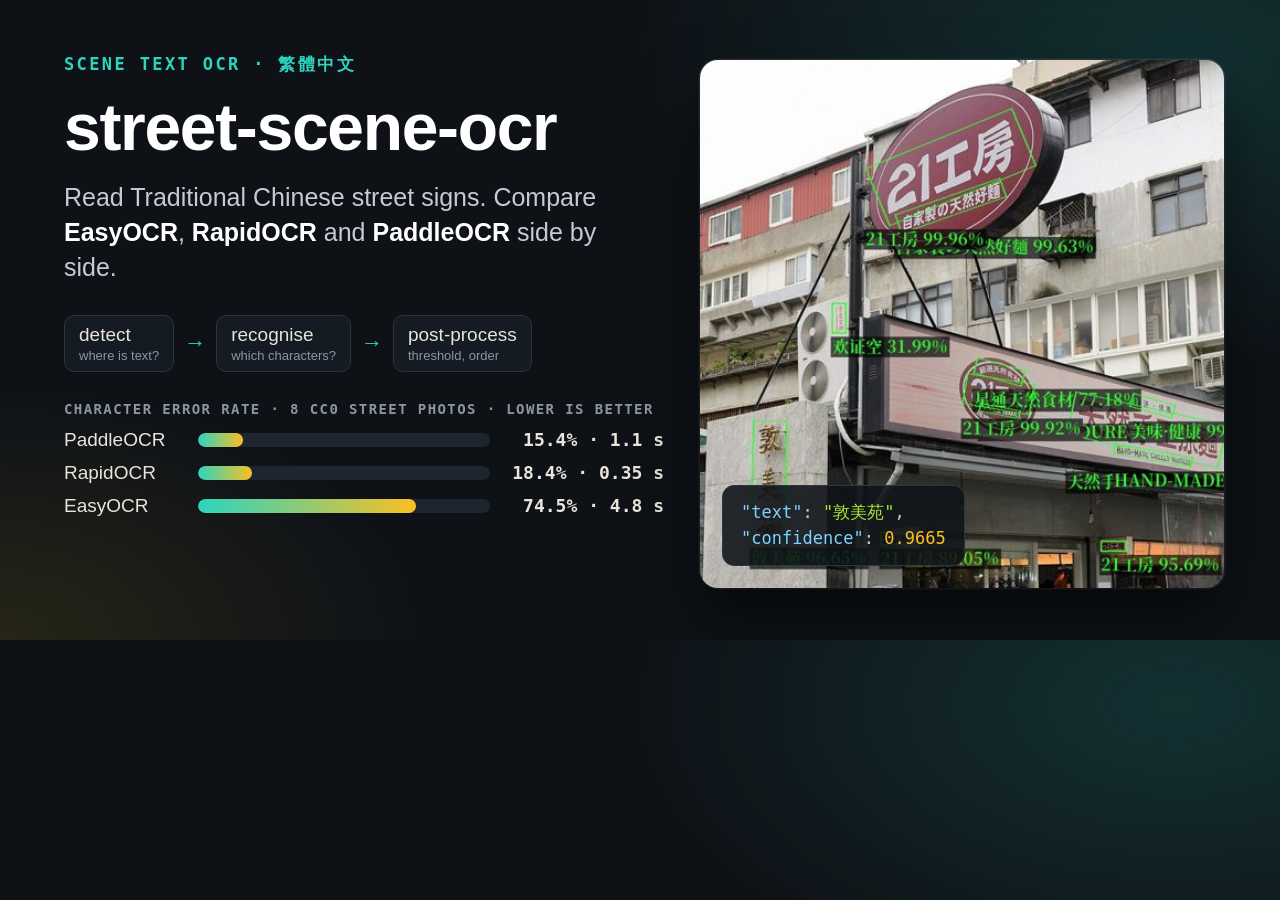
<file: docs/images/cover.html>
<!doctype html>
<!--
  Source of cover.png (1280x640, the GitHub social preview size). Re-render with headless Edge:
    msedge --headless=new --disable-gpu --hide-scrollbars --window-size=1280,640 \
      --screenshot=cover.png file:///<repo>/docs/images/cover.html
  The photo panel is result-paddleocr.jpg made by docs/figures.py; the numbers come from
  eval/results/results.md (photos set).
-->
<html lang="en">
<head>
<meta charset="utf-8">
<title>street-scene-ocr cover</title>
<style>
  * { box-sizing: border-box; margin: 0; }
  html, body { width: 1280px; height: 640px; overflow: hidden; }
  body {
    background:
      radial-gradient(900px 500px at 92% 10%, rgb(45 212 191 / 16%), transparent 60%),
      radial-gradient(700px 420px at 0% 100%, rgb(250 204 21 / 10%), transparent 60%),
      #0e1217;
    color: #e8e4dc;
    font-family: "Segoe UI", "Microsoft JhengHei", "Noto Sans TC", sans-serif;
    display: grid;
    grid-template-columns: 600px 1fr;
    gap: 36px;
    padding: 56px 56px 48px 64px;
  }
  .eyebrow { font: 600 17px/1 Consolas, "Cascadia Code", monospace; letter-spacing: 0.14em; color: #2dd4bf; }
  h1 { font-size: 66px; line-height: 1.04; letter-spacing: -0.02em; margin: 20px 0 18px; color: #fff; }
  .tagline { font-size: 25px; line-height: 1.4; color: #c4cbd4; max-width: 560px; }
  .tagline b { color: #fff; font-weight: 600; }
  .pipeline { display: flex; align-items: center; gap: 10px; margin: 30px 0 30px; font-size: 19px; }
  .chip { padding: 8px 14px; border-radius: 10px; border: 1.5px solid #2c3540; background: #151b22; }
  .chip small { display: block; color: #8b96a3; font-size: 13px; margin-top: 2px; }
  .arrow { color: #2dd4bf; font-size: 22px; }
  .bench { display: grid; gap: 11px; }
  .bench-title { font: 600 14px/1 Consolas, monospace; letter-spacing: 0.1em; color: #8b96a3; margin-bottom: 2px; }
  .row { display: grid; grid-template-columns: 120px 1fr 160px; align-items: center; gap: 14px; font-size: 19px; }
  .bar { height: 14px; border-radius: 7px; background: #1d252e; overflow: hidden; }
  .bar i { display: block; height: 100%; border-radius: 7px; background: linear-gradient(90deg, #2dd4bf, #fbbf24); }
  .row .num { font: 600 18px/1 Consolas, monospace; color: #e8e4dc; text-align: right; white-space: nowrap; }
  .shot {
    position: relative;
    border-radius: 18px;
    overflow: hidden;
    box-shadow: 0 30px 60px rgb(0 0 0 / 55%), 0 0 0 1.5px rgb(255 255 255 / 9%);
    align-self: center;
    height: 528px;
    background: url("result-paddleocr.jpg") no-repeat;
    background-size: 1060px auto;
    background-position: -188px -77px;
  }
  .json {
    position: absolute; left: 22px; bottom: 22px;
    padding: 14px 18px; border-radius: 12px;
    background: rgb(14 18 23 / 88%); border: 1px solid #2c3540;
    font: 17px/1.5 Consolas, "Cascadia Code", monospace; color: #c4cbd4;
  }
  .json .k { color: #7dd3fc; } .json .s { color: #a3e635; } .json .n { color: #fbbf24; }
</style>
</head>
<body>
  <section>
    <p class="eyebrow">SCENE TEXT OCR · 繁體中文</p>
    <h1>street-scene-ocr</h1>
    <p class="tagline">Read Traditional Chinese street signs. Compare <b>EasyOCR</b>, <b>RapidOCR</b> and
      <b>PaddleOCR</b> side by side.</p>
    <div class="pipeline">
      <span class="chip">detect<small>where is text?</small></span><span class="arrow">→</span>
      <span class="chip">recognise<small>which characters?</small></span><span class="arrow">→</span>
      <span class="chip">post-process<small>threshold, order</small></span>
    </div>
    <div class="bench">
      <p class="bench-title">CHARACTER ERROR RATE · 8 CC0 STREET PHOTOS · LOWER IS BETTER</p>
      <div class="row"><span>PaddleOCR</span><span class="bar"><i style="width:15.4%"></i></span><span class="num">15.4% · 1.1 s</span></div>
      <div class="row"><span>RapidOCR</span><span class="bar"><i style="width:18.4%"></i></span><span class="num">18.4% · 0.35 s</span></div>
      <div class="row"><span>EasyOCR</span><span class="bar"><i style="width:74.5%"></i></span><span class="num">74.5% · 4.8 s</span></div>
    </div>
  </section>
  <div class="shot">
    <div class="json"><span class="k">"text"</span>: <span class="s">"敦美苑"</span>,<br>
      <span class="k">"confidence"</span>: <span class="n">0.9665</span></div>
  </div>
</body>
</html>
</file>
